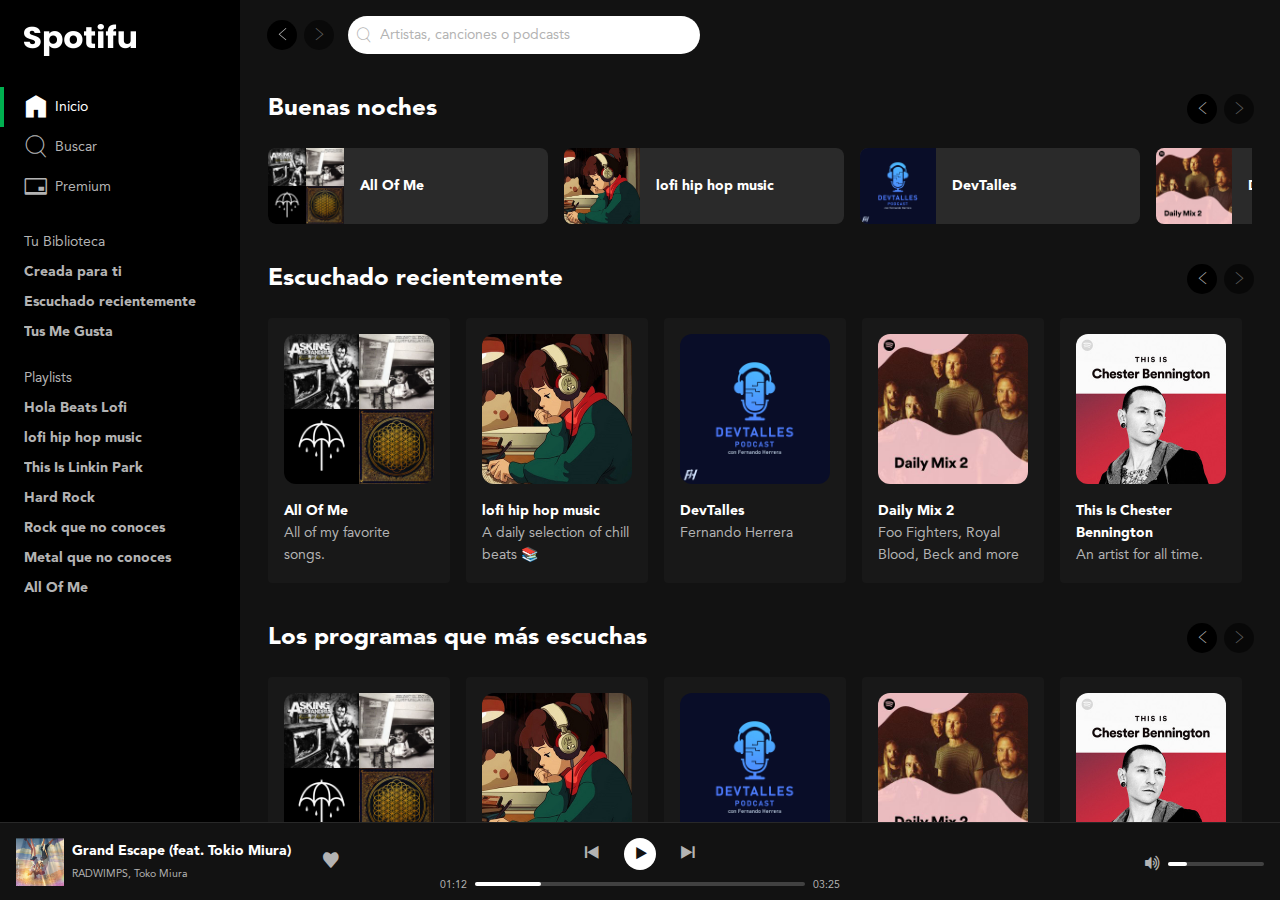
<file: index.html>
<!DOCTYPE html>
<html lang="es">

<head>
  <link rel="apple-touch-icon" sizes="57x57" href="./images/favicon/apple-icon-57x57.png" />
  <link rel="apple-touch-icon" sizes="60x60" href="./images/favicon/apple-icon-60x60.png" />
  <link rel="apple-touch-icon" sizes="72x72" href="./images/favicon/apple-icon-72x72.png" />
  <link rel="apple-touch-icon" sizes="76x76" href="./images/favicon/apple-icon-76x76.png" />
  <link rel="apple-touch-icon" sizes="114x114" href="./images/favicon/apple-icon-114x114.png" />
  <link rel="apple-touch-icon" sizes="120x120" href="./images/favicon/apple-icon-120x120.png" />
  <link rel="apple-touch-icon" sizes="144x144" href="./images/favicon/apple-icon-144x144.png" />
  <link rel="apple-touch-icon" sizes="152x152" href="./images/favicon/apple-icon-152x152.png" />
  <link rel="apple-touch-icon" sizes="180x180" href="./images/favicon/apple-icon-180x180.png" />
  <link rel="icon" type="image/png" sizes="192x192" href="./images/favicon/android-icon-192x192.png" />
  <link rel="icon" type="image/png" sizes="32x32" href="./images/favicon/favicon-32x32.png" />
  <link rel="icon" type="image/png" sizes="96x96" href="./images/favicon/favicon-96x96.png" />
  <link rel="icon" type="image/png" sizes="16x16" href="./images/favicon/favicon-16x16.png" />
  <link rel="manifest" href="./images/favicon/manifest.json" />
  <meta name="msapplication-TileColor" content="#ffffff" />
  <meta name="msapplication-TileImage" content="/ms-icon-144x144.png" />
  <meta name="theme-color" content="#ffffff" />
  <meta charset="UTF-8" />
  <meta http-equiv="X-UA-Compatible" content="IE=edge" />
  <meta name="viewport" content="width=device-width, initial-scale=1.0" />
  <link rel="stylesheet" href="./css/index.css" />
  <meta name="description" content="Clon de spotify, de LeonidasEsteban.com/proyectos">
  <title>Spotifu</title>
</head>

<body class="body">

  <div class="layout">

    <div class="layout-block">
      <div class="layout-sidebar">
        <div class="sidebar">
          <header class="logo">
            <a href="#" aria-current="page">
              <img src="./images/spotifu-logo.png" width="112" height="32" alt="Logo de Spotifu" class="logo-image" />
            </a>
          </header>
          <nav class="menu" aria-label="Principal">
            <ul class="menu-list">
              <li class="menuItem is-current">
                <a class="link" href="#" aria-current="page">
                  <i class="icon-home" aria-hidden="true"></i>
                  <span>Inicio</span>
                </a>
              </li>
              <li class="menuItem">
                <a class="link" href="#" aria-current="page">
                  <i class="icon-search" aria-hidden="true"></i>
                  <span>Buscar</span>
                </a>
              </li>
              <li class="menuItem">
                <a class="link" href="#" aria-current="page">
                  <i class="icon-creditCard" aria-hidden="true"></i>
                  <span>Premium</span>
                </a>
              </li>
            </ul>
          </nav>
          <nav class="list" aria-labelledby="library-navigation">
            <h2 class="list-title" id="library-navigation">Tu Biblioteca</h2>
            <ul class="list-content">
              <li class="list-item">
                <span class="ellipsis">
                  <a class="link" href="#">Creada para ti</a>
                </span>
              </li>
              <li class="list-item">
                <span class="ellipsis">
                  <a href="#" class="link">Escuchado recientemente</a>
                </span>
              </li>
              <li class="list-item">
                <span class="ellipsis">
                  <a href="#" class="link">Tus Me Gusta</a>
                </span>
              </li>
            </ul>
          </nav>
          <nav class="list" aria-labelledby="playlists-navigation">
            <h2 class="list-title" id="playlists-navigation">Playlists</h2>
            <ul class="list-content">
              <li class="list-item">
                <span class="ellipsis">
                  <a class="link" href="#">Hola Beats Lofi</a>
                </span>
              </li>
              <li class="list-item">
                <span class="ellipsis">
                  <a href="#" class="link">lofi hip hop music</a>
                </span>
              </li>
              <li class="list-item">
                <span class="ellipsis">
                  <a href="#" class="link">This Is Linkin Park</a>
                </span>
              </li>
              <li class="list-item">
                <span class="ellipsis">
                  <a href="#" class="link">Hard Rock</a>
                </span>
              </li>
              <li class="list-item">
                <span class="ellipsis">
                  <a href="#" class="link">Rock que no conoces</a>
                </span>
              </li>
              <li class="list-item">
                <span class="ellipsis">
                  <a href="#" class="link">Metal que no conoces</a>
                </span>
              </li>
              <li class="list-item">
                <span class="ellipsis">
                  <a href="#" class="link">All Of Me</a>
                </span>
              </li>
            </ul>
          </nav>
        </div>
      </div>

      <div class="layout-main">
        <div class="page">
          <div class="sticky">
            <div class="page-block">
              <header class="header" aria-label="Barra superior y menu del usuario">
                <div class="navigation">
                  <button class="navigation-prev" aria-label="Volver" title="Volver">
                    <i class="icon-arrowLeft" aria-hidden="true"></i>
                  </button>
                  <button class="navigation-next" disabled aria-label="Avanzar" title="Avanzar">
                    <i class="icon-arrowRight" aria-hidden="true"></i>
                  </button>
                </div>
                <form action="" class="search" role="search" aria-label="Buscar artistas, canciones o podcasts">
                  <i class="icon-search" aria-hidden="true"></i>
                  <input type="search" name="" id="" placeholder="Artistas, canciones o podcasts">
                </form>
              </header>
            </div>
          </div>
          <main class="page-block">
            <section class="playlistList" aria-labelledby="region1">
              <div class="playlistList-top">
                <h2 class="playlistList-title" id="region1">
                  Buenas noches
                </h2>
                <div class="navigation">
                  <button class="navigation-prev" aria-label="Volver" title="Volver">
                    <i class="icon-arrowLeft" aria-hidden="true"></i>
                  </button>
                  <button class="navigation-next" disabled aria-label="Avanzar" title="Avanzar">
                    <i class="icon-arrowRight" aria-hidden="true"></i>
                  </button>
                </div>
              </div>
              <div class="playlistList-container">
                <div class="playlistB">
                  <div class="playlistB-cover">
                    <img src="./images/playlist-a/all-of-me.jpg" width="76" height="76"
                      alt="Cover de la playlist All Of Me">
                  </div>
                  <div class="playlistB-details">
                    <a href="song.html" class="link">
                      <h3 class="playlistB-title">All Of Me</h3>
                    </a>
                    <div class="playlistB-control">
                      <button class="buttonIcon is-primary" title="Reproducir la lista de reproducción"
                        aria-label="Reproducir la lista de reproducción">
                        <i class="icon-play" aria-hidden="true"></i>
                      </button>
                    </div>
                  </div>
                </div>
                <div class="playlistB">
                  <div class="playlistB-cover">
                    <img src="./images/playlist-a/lofi-hip-hop.jpg" width="76" height="76"
                      alt="Cover de la playlist lofi hip hop music">
                  </div>
                  <div class="playlistB-details">
                    <a href="song.html" class="link">
                      <h3 class="playlistB-title">lofi hip hop music</h3>
                    </a>
                    <div class="playlistB-control">
                      <button class="buttonIcon is-primary" title="Reproducir la lista de reproducción"
                        aria-label="Reproducir la lista de reproducción">
                        <i class="icon-play" aria-hidden="true"></i>
                      </button>
                    </div>
                  </div>
                </div>
                <div class="playlistB">
                  <div class="playlistB-cover">
                    <img src="./images/playlist-a/devtalles.jpg" width="76" height="76"
                      alt="Cover de la playlist DevTalles">
                  </div>
                  <div class="playlistB-details">
                    <a href="song.html" class="link">
                      <h3 class="playlistB-title">DevTalles</h3>
                    </a>
                    <div class="playlistB-control">
                      <button class="buttonIcon is-primary" title="Reproducir la lista de reproducción"
                        aria-label="Reproducir la lista de reproducción">
                        <i class="icon-play" aria-hidden="true"></i>
                      </button>
                    </div>
                  </div>
                </div>
                <div class="playlistB">
                  <div class="playlistB-cover">
                    <img src="./images/playlist-a/daily-mix-2.jpg" width="76" height="76"
                      alt="Cover de la playlist Daily Mix 2">
                  </div>
                  <div class="playlistB-details">
                    <a href="song.html" class="link">
                      <h3 class="playlistB-title">Daily Mix 2</h3>
                    </a>
                    <div class="playlistB-control">
                      <button class="buttonIcon is-primary" title="Reproducir la lista de reproducción"
                        aria-label="Reproducir la lista de reproducción">
                        <i class="icon-play" aria-hidden="true"></i>
                      </button>
                    </div>
                  </div>
                </div>
                <div class="playlistB">
                  <div class="playlistB-cover">
                    <img src="./images/playlist-a/this-is-chester-bennington.jpg" width="76" height="76"
                      alt="Cover de la playlist This Is Chester Bennington">
                  </div>
                  <div class="playlistB-details">
                    <a href="song.html" class="link">
                      <h3 class="playlistB-title">This Is Chester Bennington</h3>
                    </a>
                    <div class="playlistB-control">
                      <button class="buttonIcon is-primary" title="Reproducir la lista de reproducción"
                        aria-label="Reproducir la lista de reproducción">
                        <i class="icon-play" aria-hidden="true"></i>
                      </button>
                    </div>
                  </div>
                </div>
                <div class="playlistB">
                  <div class="playlistB-cover">
                    <img src="./images/playlist-a/this-is-foo-fighters.jpg" width="76" height="76"
                      alt="Cover de la playlist This Is Foo Fighters">
                  </div>
                  <div class="playlistB-details">
                    <a href="song.html" class="link">
                      <h3 class="playlistB-title">This Is Foo Fighters</h3>
                    </a>
                    <div class="playlistB-control">
                      <button class="buttonIcon is-primary" title="Reproducir la lista de reproducción"
                        aria-label="Reproducir la lista de reproducción">
                        <i class="icon-play" aria-hidden="true"></i>
                      </button>
                    </div>
                  </div>
                </div>
                <div class="playlistB">
                  <div class="playlistB-cover">
                    <img src="./images/playlist-a/hola-beats-lofi.jpg" width="76" height="76"
                      alt="Cover de la playlist Hola Beats Lofi">
                  </div>
                  <div class="playlistB-details">
                    <a href="song.html" class="link">
                      <h3 class="playlistB-title">Hola Beats Lofi</h3>
                    </a>
                    <div class="playlistB-control">
                      <button class="buttonIcon is-primary" title="Reproducir la lista de reproducción"
                        aria-label="Reproducir la lista de reproducción">
                        <i class="icon-play" aria-hidden="true"></i>
                      </button>
                    </div>
                  </div>
                </div>
                <div class="playlistB">
                  <div class="playlistB-cover">
                    <img src="./images/playlist-a/lofi-fruits.jpg" width="76" height="76"
                      alt="Cover de la playlist Lofi Fruits Music">
                  </div>
                  <div class="playlistB-details">
                    <a href="song.html" class="link">
                      <h3 class="playlistB-title">Lofi Fruits Music</h3>
                    </a>
                    <div class="playlistB-control">
                      <button class="buttonIcon is-primary" title="Reproducir la lista de reproducción"
                        aria-label="Reproducir la lista de reproducción">
                        <i class="icon-play" aria-hidden="true"></i>
                      </button>
                    </div>
                  </div>
                </div>
                <div class="playlistB">
                  <div class="playlistB-cover">
                    <img src="./images/anime-hits.png" width="76" height="76" alt="Cover de la playlist Anime Hits">
                  </div>
                  <div class="playlistB-details">
                    <a href="song.html" class="link">
                      <h3 class="playlistB-title">Naruto Openings & Endings</h3>
                    </a>
                    <div class="playlistB-control">
                      <button class="buttonIcon is-primary" title="Reproducir la lista de reproducción"
                        aria-label="Reproducir la lista de reproducción">
                        <i class="icon-play" aria-hidden="true"></i>
                      </button>
                    </div>
                  </div>
                </div>
              </div>
            </section>
            <section class="playlistList" aria-labelledby="region2">
              <div class="playlistList-top">
                <h2 class="playlistList-title" id="region2">
                  Escuchado recientemente
                </h2>
                <div class="navigation">
                  <button class="navigation-prev" aria-label="Volver" title="Volver">
                    <i class="icon-arrowLeft" aria-hidden="true"></i>
                  </button>
                  <button class="navigation-next" disabled aria-label="Avanzar" title="Avanzar">
                    <i class="icon-arrowRight" aria-hidden="true"></i>
                  </button>
                </div>
              </div>
              <div class="playlistList-container">
                <div class="playlistA">
                  <div class="playlistA-cover">
                    <img src="./images/playlist-a/all-of-me.jpg" width="150" height="150"
                      alt="Cover de la playlist All Of Me">
                    <button class="buttonIcon is-primary" aria-label="Reproducir" title="Reproducir">
                      <i class="icon-play" aria-hidden="true"></i>
                    </button>
                  </div>
                  <a href="playlist.html" class="link">
                    <h3 class="playlistA-title">All Of Me</h3>
                  </a>
                  <h4 class="playlistA-description">All of my favorite songs.</h4>
                </div>
                <div class="playlistA">
                  <div class="playlistA-cover">
                    <img src="./images/playlist-a/lofi-hip-hop.jpg" width="150" height="150"
                      alt="Cover de la playlist lofi hip hop music">
                    <button class="buttonIcon is-primary" aria-label="Reproducir" title="Reproducir">
                      <i class="icon-play" aria-hidden="true"></i>
                    </button>
                  </div>
                  <a href="playlist.html" class="link">
                    <h3 class="playlistA-title">lofi hip hop music</h3>
                  </a>
                  <h4 class="playlistA-description">A daily selection of chill beats 📚</h4>
                </div>
                <div class="playlistA">
                  <div class="playlistA-cover">
                    <img src="./images/playlist-a/devtalles.jpg" width="150" height="150"
                      alt="Cover de la playlist DevTalles">
                    <button class="buttonIcon is-primary" aria-label="Reproducir" title="Reproducir">
                      <i class="icon-play" aria-hidden="true"></i>
                    </button>
                  </div>
                  <a href="playlist.html" class="link">
                    <h3 class="playlistA-title">DevTalles</h3>
                  </a>
                  <h4 class="playlistA-description">Fernando Herrera</h4>
                </div>
                <div class="playlistA">
                  <div class="playlistA-cover">
                    <img src="./images/playlist-a/daily-mix-2.jpg" width="150" height="150"
                      alt="Cover de la playlist Daily Mix 2">
                    <button class="buttonIcon is-primary" aria-label="Reproducir" title="Reproducir">
                      <i class="icon-play" aria-hidden="true"></i>
                    </button>
                  </div>
                  <a href="playlist.html" class="link">
                    <h3 class="playlistA-title">Daily Mix 2</h3>
                  </a>
                  <h4 class="playlistA-description">Foo Fighters, Royal Blood, Beck and more</h4>
                </div>
                <div class="playlistA">
                  <div class="playlistA-cover">
                    <img src="./images/playlist-a/this-is-chester-bennington.jpg" width="150" height="150"
                      alt="Cover de la playlist This Is Chester Bennington">
                    <button class="buttonIcon is-primary" aria-label="Reproducir" title="Reproducir">
                      <i class="icon-play" aria-hidden="true"></i>
                    </button>
                  </div>
                  <a href="playlist.html" class="link">
                    <h3 class="playlistA-title">This Is Chester Bennington</h3>
                  </a>
                  <h4 class="playlistA-description">An artist for all time.</h4>
                </div>
                <div class="playlistA">
                  <div class="playlistA-cover">
                    <img src="./images/playlist-a/this-is-foo-fighters.jpg" width="150" height="150"
                      alt="Cover de la playlist This Is Foo Fighters">
                    <button class="buttonIcon is-primary" aria-label="Reproducir" title="Reproducir">
                      <i class="icon-play" aria-hidden="true"></i>
                    </button>
                  </div>
                  <a href="playlist.html" class="link">
                    <h3 class="playlistA-title">This Is Foo Fighters</h3>
                  </a>
                  <h4 class="playlistA-description">The best of Foo Fighters.</h4>
                </div>
                <div class="playlistA">
                  <div class="playlistA-cover">
                    <img src="./images/playlist-a/lofi-fruits.jpg" width="150" height="150"
                      alt="Cover de la playlist Lofi Fruits Music">
                    <button class="buttonIcon is-primary" aria-label="Reproducir" title="Reproducir">
                      <i class="icon-play" aria-hidden="true"></i>
                    </button>
                  </div>
                  <a href="playlist.html" class="link">
                    <h3 class="playlistA-title">Lofi Fruits Music</h3>
                  </a>
                  <h4 class="playlistA-description">The best Lofi Hip Hop Music.</h4>
                </div>
                <div class="playlistA">
                  <div class="playlistA-cover">
                    <img src="./images/playlist-a/hola-beats-lofi.jpg" width="150" height="150"
                      alt="Cover de la playlist Hola Beats Lofi">
                    <button class="buttonIcon is-primary" aria-label="Reproducir" title="Reproducir">
                      <i class="icon-play" aria-hidden="true"></i>
                    </button>
                  </div>
                  <a href="playlist.html" class="link">
                    <h3 class="playlistA-title">Hola Beats Lofi</h3>
                  </a>
                  <h4 class="playlistA-description">Musica para trabajar y estudiar.</h4>
                </div>
                <div class="playlistA">
                  <div class="playlistA-cover">
                    <img src="./images/anime-hits.png" width="150" height="150" alt="Cover de la playlist Anime Hits">
                    <button class="buttonIcon is-primary" aria-label="Reproducir" title="Reproducir">
                      <i class="icon-play" aria-hidden="true"></i>
                    </button>
                  </div>
                  <a href="playlist.html" class="link">
                    <h3 class="playlistA-title">Anime Hits</h3>
                  </a>
                  <h4 class="playlistA-description">Naruto, Your Name, Weathing With You</h4>
                </div>
              </div>
            </section>
            <section class="playlistList" aria-labelledby="region3">
              <div class="playlistList-top">
                <h2 class="playlistList-title" id="region3">
                  Los programas que más escuchas
                </h2>
                <div class="navigation">
                  <button class="navigation-prev" aria-label="Volver" title="Volver">
                    <i class="icon-arrowLeft" aria-hidden="true"></i>
                  </button>
                  <button class="navigation-next" disabled aria-label="Avanzar" title="Avanzar">
                    <i class="icon-arrowRight" aria-hidden="true"></i>
                  </button>
                </div>
              </div>
              <div class="playlistList-container">
                <div class="playlistA">
                  <div class="playlistA-cover">
                    <img src="./images/playlist-a/all-of-me.jpg" width="150" height="150"
                      alt="Cover de la playlist All Of Me">
                    <button class="buttonIcon is-primary" aria-label="Reproducir" title="Reproducir">
                      <i class="icon-play" aria-hidden="true"></i>
                    </button>
                  </div>
                  <a href="playlist.html" class="link">
                    <h3 class="playlistA-title">All Of Me</h3>
                  </a>
                  <h4 class="playlistA-description">All of my favorite songs.</h4>
                </div>
                <div class="playlistA">
                  <div class="playlistA-cover">
                    <img src="./images/playlist-a/lofi-hip-hop.jpg" width="150" height="150"
                      alt="Cover de la playlist lofi hip hop music">
                    <button class="buttonIcon is-primary" aria-label="Reproducir" title="Reproducir">
                      <i class="icon-play" aria-hidden="true"></i>
                    </button>
                  </div>
                  <a href="playlist.html" class="link">
                    <h3 class="playlistA-title">lofi hip hop music</h3>
                  </a>
                  <h4 class="playlistA-description">A daily selection of chill beats 📚</h4>
                </div>
                <div class="playlistA">
                  <div class="playlistA-cover">
                    <img src="./images/playlist-a/devtalles.jpg" width="150" height="150"
                      alt="Cover de la playlist DevTalles">
                    <button class="buttonIcon is-primary" aria-label="Reproducir" title="Reproducir">
                      <i class="icon-play" aria-hidden="true"></i>
                    </button>
                  </div>
                  <a href="playlist.html" class="link">
                    <h3 class="playlistA-title">DevTalles</h3>
                  </a>
                  <h4 class="playlistA-description">Fernando Herrera</h4>
                </div>
                <div class="playlistA">
                  <div class="playlistA-cover">
                    <img src="./images/playlist-a/daily-mix-2.jpg" width="150" height="150"
                      alt="Cover de la playlist Daily Mix 2">
                    <button class="buttonIcon is-primary" aria-label="Reproducir" title="Reproducir">
                      <i class="icon-play" aria-hidden="true"></i>
                    </button>
                  </div>
                  <a href="playlist.html" class="link">
                    <h3 class="playlistA-title">Daily Mix 2</h3>
                  </a>
                  <h4 class="playlistA-description">Foo Fighters, Royal Blood, Beck and more</h4>
                </div>
                <div class="playlistA">
                  <div class="playlistA-cover">
                    <img src="./images/playlist-a/this-is-chester-bennington.jpg" width="150" height="150"
                      alt="Cover de la playlist This Is Chester Bennington">
                    <button class="buttonIcon is-primary" aria-label="Reproducir" title="Reproducir">
                      <i class="icon-play" aria-hidden="true"></i>
                    </button>
                  </div>
                  <a href="playlist.html" class="link">
                    <h3 class="playlistA-title">This Is Chester Bennington</h3>
                  </a>
                  <h4 class="playlistA-description">An artist for all time.</h4>
                </div>
                <div class="playlistA">
                  <div class="playlistA-cover">
                    <img src="./images/playlist-a/this-is-foo-fighters.jpg" width="150" height="150"
                      alt="Cover de la playlist This Is Foo Fighters">
                    <button class="buttonIcon is-primary" aria-label="Reproducir" title="Reproducir">
                      <i class="icon-play" aria-hidden="true"></i>
                    </button>
                  </div>
                  <a href="playlist.html" class="link">
                    <h3 class="playlistA-title">This Is Foo Fighters</h3>
                  </a>
                  <h4 class="playlistA-description">The best of Foo Fighters.</h4>
                </div>
                <div class="playlistA">
                  <div class="playlistA-cover">
                    <img src="./images/playlist-a/lofi-fruits.jpg" width="150" height="150"
                      alt="Cover de la playlist Lofi Fruits Music">
                    <button class="buttonIcon is-primary" aria-label="Reproducir" title="Reproducir">
                      <i class="icon-play" aria-hidden="true"></i>
                    </button>
                  </div>
                  <a href="playlist.html" class="link">
                    <h3 class="playlistA-title">Lofi Fruits Music</h3>
                  </a>
                  <h4 class="playlistA-description">The best Lofi Hip Hop Music.</h4>
                </div>
                <div class="playlistA">
                  <div class="playlistA-cover">
                    <img src="./images/playlist-a/hola-beats-lofi.jpg" width="150" height="150"
                      alt="Cover de la playlist Hola Beats Lofi">
                    <button class="buttonIcon is-primary" aria-label="Reproducir" title="Reproducir">
                      <i class="icon-play" aria-hidden="true"></i>
                    </button>
                  </div>
                  <a href="playlist.html" class="link">
                    <h3 class="playlistA-title">Hola Beats Lofi</h3>
                  </a>
                  <h4 class="playlistA-description">Musica para trabajar y estudiar.</h4>
                </div>
                <div class="playlistA">
                  <div class="playlistA-cover">
                    <img src="./images/anime-hits.png" width="150" height="150" alt="Cover de la playlist Anime Hits">
                    <button class="buttonIcon is-primary" aria-label="Reproducir" title="Reproducir">
                      <i class="icon-play" aria-hidden="true"></i>
                    </button>
                  </div>
                  <a href="playlist.html" class="link">
                    <h3 class="playlistA-title">Anime Hits</h3>
                  </a>
                  <h4 class="playlistA-description">Naruto, Your Name, Weathing With You</h4>
                </div>
              </div>
            </section>
            <section class="playlistList" aria-labelledby="region4">
              <div class="playlistList-top">
                <h2 class="playlistList-title" id="region4">
                  100 % tú
                </h2>
                <div class="navigation">
                  <button class="navigation-prev" aria-label="Volver" title="Volver">
                    <i class="icon-arrowLeft" aria-hidden="true"></i>
                  </button>
                  <button class="navigation-next" disabled aria-label="Avanzar" title="Avanzar">
                    <i class="icon-arrowRight" aria-hidden="true"></i>
                  </button>
                </div>
              </div>
              <div class="playlistList-container">
                <div class="playlistA">
                  <div class="playlistA-cover">
                    <img src="./images/playlist-a/all-of-me.jpg" width="150" height="150"
                      alt="Cover de la playlist All Of Me">
                    <button class="buttonIcon is-primary" aria-label="Reproducir" title="Reproducir">
                      <i class="icon-play" aria-hidden="true"></i>
                    </button>
                  </div>
                  <a href="playlist.html" class="link">
                    <h3 class="playlistA-title">All Of Me</h3>
                  </a>
                  <h4 class="playlistA-description">All of my favorite songs.</h4>
                </div>
                <div class="playlistA">
                  <div class="playlistA-cover">
                    <img src="./images/playlist-a/lofi-hip-hop.jpg" width="150" height="150"
                      alt="Cover de la playlist lofi hip hop music">
                    <button class="buttonIcon is-primary" aria-label="Reproducir" title="Reproducir">
                      <i class="icon-play" aria-hidden="true"></i>
                    </button>
                  </div>
                  <a href="playlist.html" class="link">
                    <h3 class="playlistA-title">lofi hip hop music</h3>
                  </a>
                  <h4 class="playlistA-description">A daily selection of chill beats 📚</h4>
                </div>
                <div class="playlistA">
                  <div class="playlistA-cover">
                    <img src="./images/playlist-a/devtalles.jpg" width="150" height="150"
                      alt="Cover de la playlist DevTalles">
                    <button class="buttonIcon is-primary" aria-label="Reproducir" title="Reproducir">
                      <i class="icon-play" aria-hidden="true"></i>
                    </button>
                  </div>
                  <a href="playlist.html" class="link">
                    <h3 class="playlistA-title">DevTalles</h3>
                  </a>
                  <h4 class="playlistA-description">Fernando Herrera</h4>
                </div>
                <div class="playlistA">
                  <div class="playlistA-cover">
                    <img src="./images/playlist-a/daily-mix-2.jpg" width="150" height="150"
                      alt="Cover de la playlist Daily Mix 2">
                    <button class="buttonIcon is-primary" aria-label="Reproducir" title="Reproducir">
                      <i class="icon-play" aria-hidden="true"></i>
                    </button>
                  </div>
                  <a href="playlist.html" class="link">
                    <h3 class="playlistA-title">Daily Mix 2</h3>
                  </a>
                  <h4 class="playlistA-description">Foo Fighters, Royal Blood, Beck and more</h4>
                </div>
                <div class="playlistA">
                  <div class="playlistA-cover">
                    <img src="./images/playlist-a/this-is-chester-bennington.jpg" width="150" height="150"
                      alt="Cover de la playlist This Is Chester Bennington">
                    <button class="buttonIcon is-primary" aria-label="Reproducir" title="Reproducir">
                      <i class="icon-play" aria-hidden="true"></i>
                    </button>
                  </div>
                  <a href="playlist.html" class="link">
                    <h3 class="playlistA-title">This Is Chester Bennington</h3>
                  </a>
                  <h4 class="playlistA-description">An artist for all time.</h4>
                </div>
                <div class="playlistA">
                  <div class="playlistA-cover">
                    <img src="./images/playlist-a/this-is-foo-fighters.jpg" width="150" height="150"
                      alt="Cover de la playlist This Is Foo Fighters">
                    <button class="buttonIcon is-primary" aria-label="Reproducir" title="Reproducir">
                      <i class="icon-play" aria-hidden="true"></i>
                    </button>
                  </div>
                  <a href="playlist.html" class="link">
                    <h3 class="playlistA-title">This Is Foo Fighters</h3>
                  </a>
                  <h4 class="playlistA-description">The best of Foo Fighters.</h4>
                </div>
                <div class="playlistA">
                  <div class="playlistA-cover">
                    <img src="./images/playlist-a/lofi-fruits.jpg" width="150" height="150"
                      alt="Cover de la playlist Lofi Fruits Music">
                    <button class="buttonIcon is-primary" aria-label="Reproducir" title="Reproducir">
                      <i class="icon-play" aria-hidden="true"></i>
                    </button>
                  </div>
                  <a href="playlist.html" class="link">
                    <h3 class="playlistA-title">Lofi Fruits Music</h3>
                  </a>
                  <h4 class="playlistA-description">The best Lofi Hip Hop Music.</h4>
                </div>
                <div class="playlistA">
                  <div class="playlistA-cover">
                    <img src="./images/playlist-a/hola-beats-lofi.jpg" width="150" height="150"
                      alt="Cover de la playlist Hola Beats Lofi">
                    <button class="buttonIcon is-primary" aria-label="Reproducir" title="Reproducir">
                      <i class="icon-play" aria-hidden="true"></i>
                    </button>
                  </div>
                  <a href="playlist.html" class="link">
                    <h3 class="playlistA-title">Hola Beats Lofi</h3>
                  </a>
                  <h4 class="playlistA-description">Musica para trabajar y estudiar.</h4>
                </div>
                <div class="playlistA">
                  <div class="playlistA-cover">
                    <img src="./images/anime-hits.png" width="150" height="150" alt="Cover de la playlist Anime Hits">
                    <button class="buttonIcon is-primary" aria-label="Reproducir" title="Reproducir">
                      <i class="icon-play" aria-hidden="true"></i>
                    </button>
                  </div>
                  <a href="playlist.html" class="link">
                    <h3 class="playlistA-title">Anime Hits</h3>
                  </a>
                  <h4 class="playlistA-description">Naruto, Your Name, Weathing With You</h4>
                </div>
              </div>
            </section>
          </main>
        </div>
      </div>
    </div>

    <div class="layout-block">
      <footer class="layout-bottom">
        <div class="player">
          <div class="player-nowPlaying">
            <div class="nowPlaying">
              <div class="nowPlaying-cover">
                <img src="./images/grand-escape.png" width="56" height="56"
                  alt="Portada de Grand Escape (feat. Tokio Miura) - RADWIMPS, Toko Miura"
                  title="Portada de Grand Escape (feat. Tokio Miura) - RADWIMPS, Toko Miura">
              </div>
              <div class="nowPlaying-details">
                <div class="nowPlaying-description">
                  <a href="#song" class="nowPlaying-title">Grand Escape (feat. Tokio Miura)</a>
                  <a href="#artist" class="nowPlaying-artist">RADWIMPS, Toko Miura</a>
                </div>
                <div class="nowPlaying-actions">
                  <button class="player-control" role="switch" aria-checked="false" aria-label="Favoritos"
                    title="Favoritos">
                    <i class="icon-heart" aria-hidden="true"></i>
                  </button>
                </div>
              </div>
            </div>
          </div>
          <div class="player-playerControls">
            <div class="playerControls">
              <div class="playerControls-buttons" aria-label="Controles de reproducción">
                <button class="buttonIcon" aria-label="Canción anterior" title="Canción anterior">
                  <i class="icon-prev" aria-hidden="true"></i>
                </button>
                <button class="buttonIcon is-white" aria-label="Reproducir" title="Reproducir">
                  <i class="icon-play" aria-hidden="true"></i>
                </button>
                <button class="buttonIcon" aria-label="Canción siguiente" title="Canción siguiente">
                  <i class="icon-next" aria-hidden="true"></i>
                </button>
              </div>
              <div class="playerPlayback">
                <span class="playerPlayback-progress">01:12</span>
                <div class="playerPlayback-slider">
                  <div class="slider">
                    <div class="slider-progress">
                      <button class="slider-button" aria-label="Controlar el progreso de la reproducción"></button>
                    </div>
                  </div>
                </div>
                <span class="playerPlayback-progress">03:25</span>
              </div>
            </div>
          </div>
          <div class="player-playerVolume">
            <div class="playerVolume">
              <button class="player-control" aria-label="Silenciar" aria-describedby="volumen-icon">
                <i class="icon-volumeUp" id="volumen-icon" role="presentation" aria-label="Volumen alto"></i>
              </button>
              <div class="playerVolume-slider">
                <div class="slider">
                  <div class="slider-progress">
                    <button class="slider-button" aria-label="Controlar el progreso de la reproducción"></button>
                  </div>
                </div>
              </div>
            </div>
          </div>
        </div>
      </footer>
    </div>
  </div>

</body>

</html>
</file>
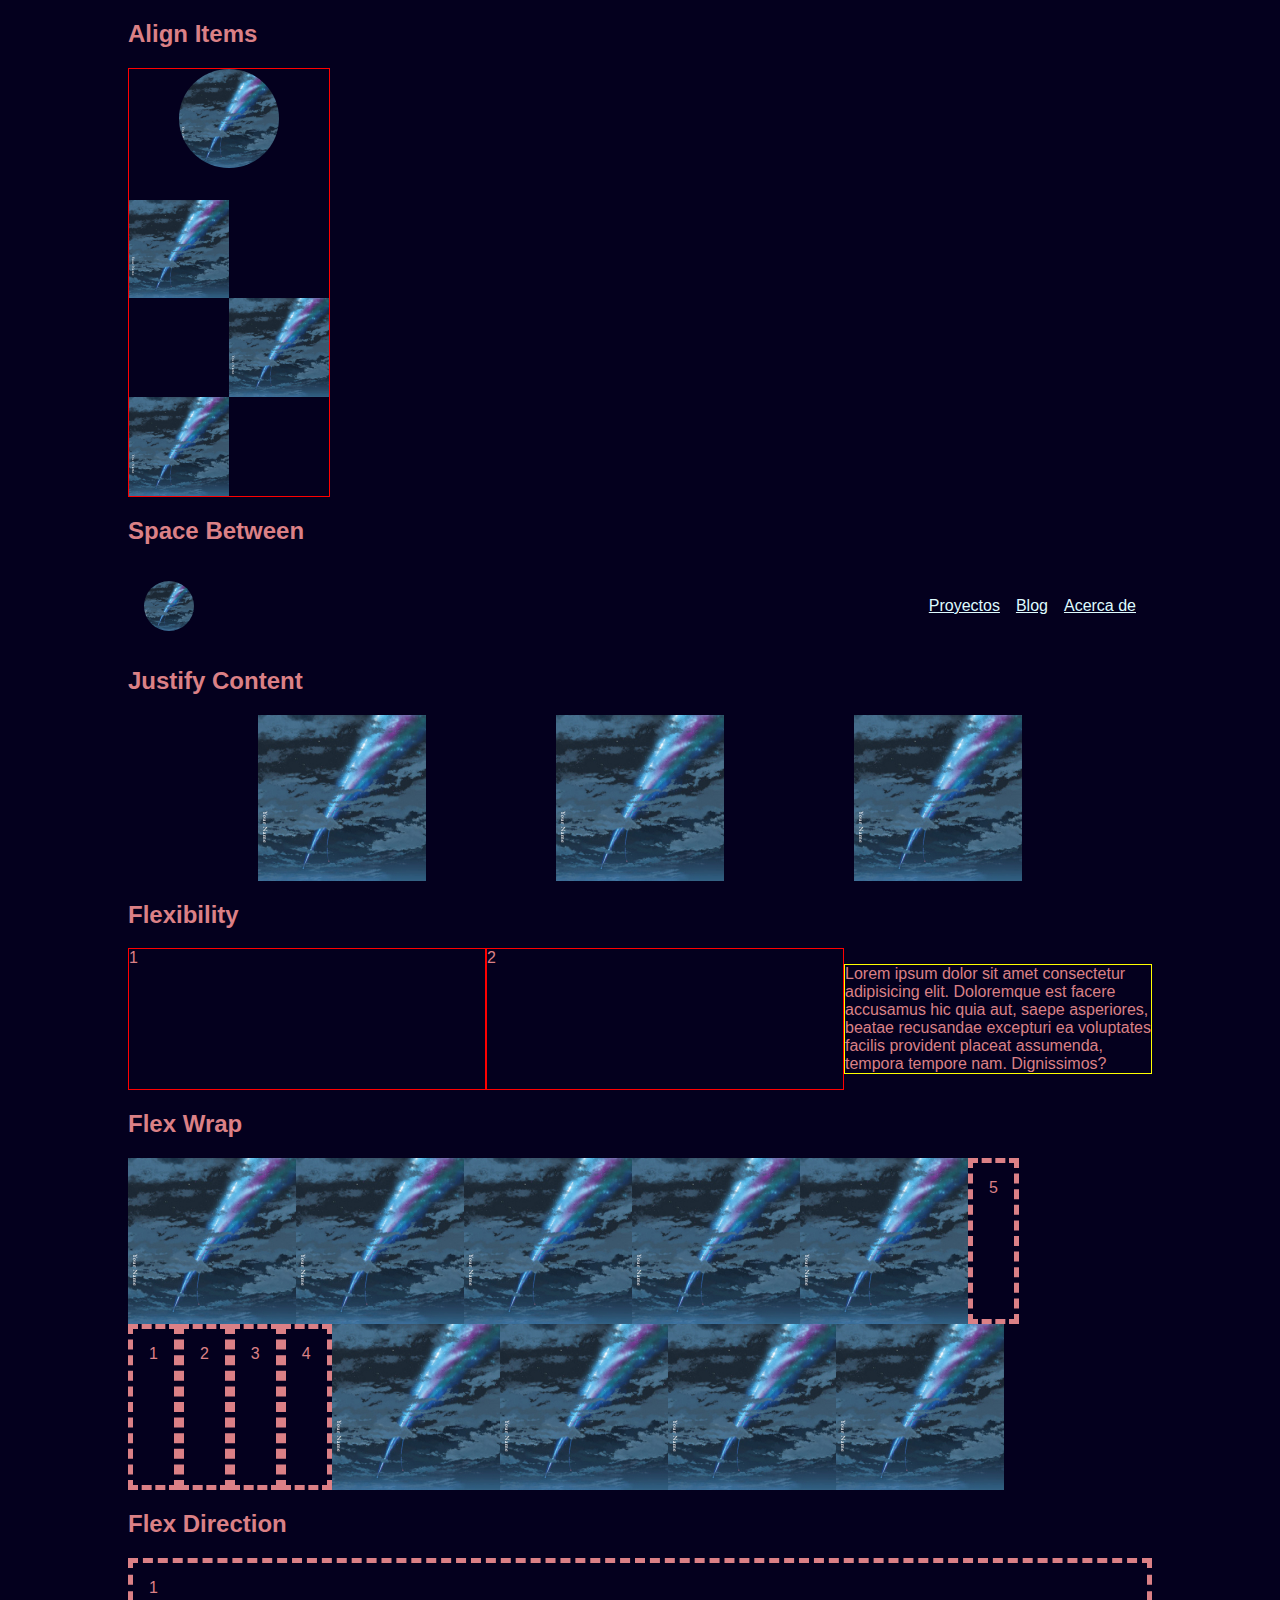
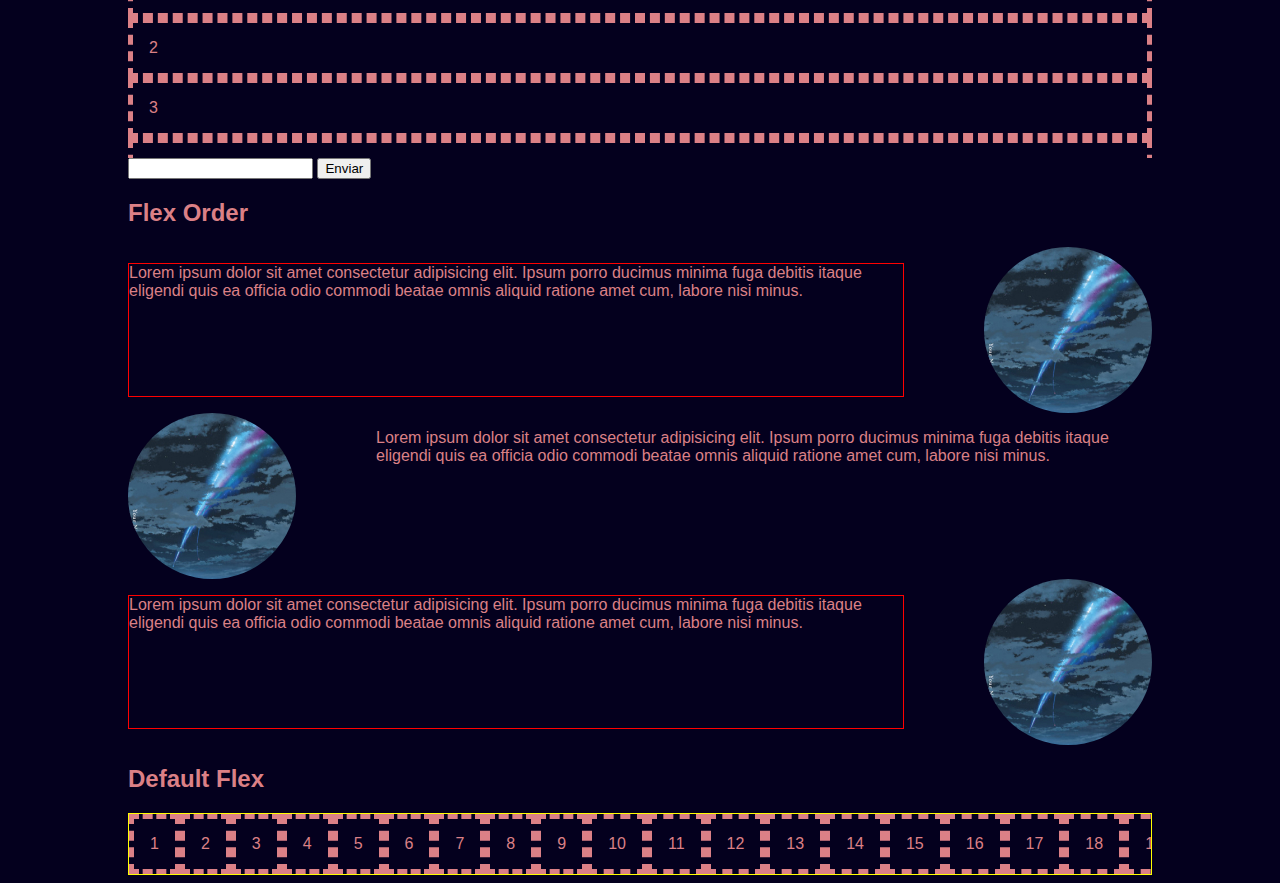
<file: flexbox.html>
<!DOCTYPE html>
<html lang="en">
  <head>
    <meta charset="UTF-8" />
    <meta http-equiv="X-UA-Compatible" content="IE=edge" />
    <meta name="viewport" content="width=device-width, initial-scale=1.0" />
    <link rel="stylesheet" href="./css/flexbox/index.css" />
    <title>Document</title>
  </head>
  <body>
    <div class="wrapper">
      <h2>Align Items</h2>
      <div class="alignItems">
        <img src="./images/grand-escape.jpg" alt="" />
        <img src="./images/grand-escape.jpg" alt="" />
        <img src="./images/grand-escape.jpg" alt="" />
        <img src="./images/grand-escape.jpg" alt="" />
      </div>
    </div>
    <div class="wrapper">
      <h2>Space Between</h2>
      <div class="spaceBetween">
        <img src="./images/grand-escape.jpg" alt="" />
        <ul>
          <li><a href="">Proyectos</a></li>
          <li><a href="">Blog</a></li>
          <li><a href="">Acerca de</a></li>
        </ul>
      </div>
    </div>
    <div class="wrapper">
      <h2>Justify Content</h2>
      <div class="justifyContent">
        <img src="./images/grand-escape.jpg" alt="" />
        <img src="./images/grand-escape.jpg" alt="" />
        <img src="./images/grand-escape.jpg" alt="" />
      </div>
    </div>
    <div class="wrapper">
      <h2>Flexibility</h2>
      <div class="flex">
        <div class="box"></div>
        <div class="box"></div>
        <p>
          Lorem ipsum dolor sit amet consectetur adipisicing elit. Doloremque
          est facere accusamus hic quia aut, saepe asperiores, beatae recusandae
          excepturi ea voluptates facilis provident placeat assumenda, tempora
          tempore nam. Dignissimos?
        </p>
      </div>
    </div>
    <div class="wrapper">
      <h2>Flex Wrap</h2>
      <div class="flexWrap">
        <div class="box"></div>
        <div class="box"></div>
        <div class="box"></div>
        <div class="box"></div>
        <img src="./images/grand-escape.jpg" alt="" />
        <img src="./images/grand-escape.jpg" alt="" />
        <img src="./images/grand-escape.jpg" alt="" />
        <img src="./images/grand-escape.jpg" alt="" />
        <img src="./images/grand-escape.jpg" alt="" />
        <img src="./images/grand-escape.jpg" alt="" />
        <img src="./images/grand-escape.jpg" alt="" />
        <img src="./images/grand-escape.jpg" alt="" />
        <img src="./images/grand-escape.jpg" alt="" />
        <div class="box"></div>
      </div>
    </div>
    <div class="wrapper">
      <h2>Flex Direction</h2>
      <div class="flexDirection">
        <div class="box"></div>
        <div class="box"></div>
        <div class="box"></div>
        <div class="box"></div>
        <div class="box"></div>
        <div class="box"></div>
      </div>
      <form action="">
        <input type="text" />
        <button>Enviar</button>
      </form>
    </div>
    <div class="wrapper">
      <h2>Flex Order</h2>
      <div class="flexOrder">
        <img src="./images/grand-escape.jpg" alt="" />
        <p>
          Lorem ipsum dolor sit amet consectetur adipisicing elit. Ipsum porro
          ducimus minima fuga debitis itaque eligendi quis ea officia odio
          commodi beatae omnis aliquid ratione amet cum, labore nisi minus.
        </p>
      </div>
      <div class="flexOrder">
        <img src="./images/grand-escape.jpg" alt="" />
        <p>
          Lorem ipsum dolor sit amet consectetur adipisicing elit. Ipsum porro
          ducimus minima fuga debitis itaque eligendi quis ea officia odio
          commodi beatae omnis aliquid ratione amet cum, labore nisi minus.
        </p>
      </div>
      <div class="flexOrder">
        <img src="./images/grand-escape.jpg" alt="" />
        <p>
          Lorem ipsum dolor sit amet consectetur adipisicing elit. Ipsum porro
          ducimus minima fuga debitis itaque eligendi quis ea officia odio
          commodi beatae omnis aliquid ratione amet cum, labore nisi minus.
        </p>
      </div>
    </div>
    <div class="wrapper">
      <h2>Default Flex</h2>
      <div class="displayFlex">
        <div class="box"></div>
        <div class="box"></div>
        <div class="box"></div>
        <div class="box"></div>
        <div class="box"></div>
        <div class="box"></div>
        <div class="box"></div>
        <div class="box"></div>
        <div class="box"></div>
        <div class="box"></div>
        <div class="box"></div>
        <div class="box"></div>
        <div class="box"></div>
        <div class="box"></div>
        <div class="box"></div>
        <div class="box"></div>
        <div class="box"></div>
        <div class="box"></div>
        <div class="box"></div>
      </div>
    </div>
  </body>
</html>
</file>
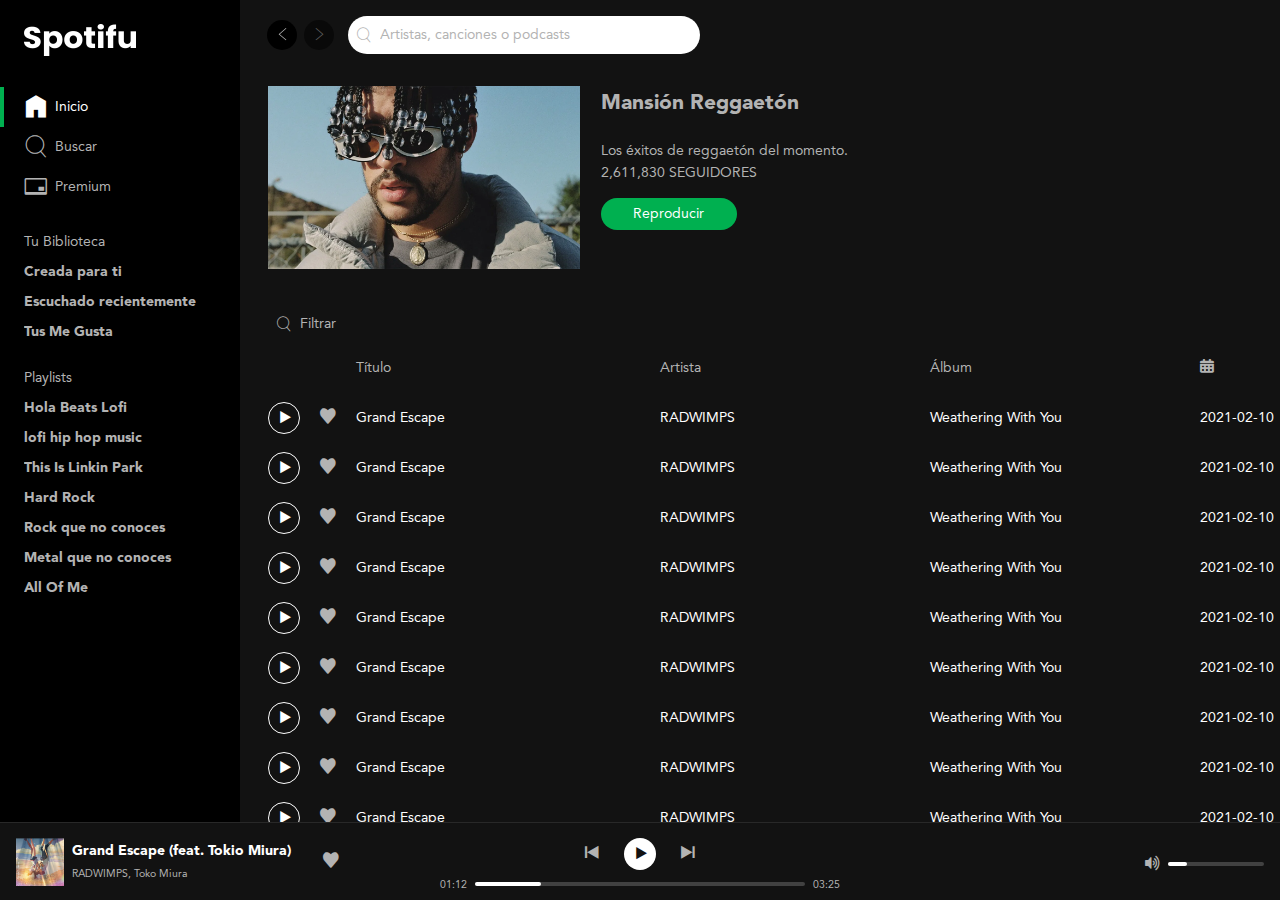
<file: playlist.html>
<!DOCTYPE html>
<html lang="es">

<head>
  <link rel="apple-touch-icon" sizes="57x57" href="./images/favicon/apple-icon-57x57.png" />
  <link rel="apple-touch-icon" sizes="60x60" href="./images/favicon/apple-icon-60x60.png" />
  <link rel="apple-touch-icon" sizes="72x72" href="./images/favicon/apple-icon-72x72.png" />
  <link rel="apple-touch-icon" sizes="76x76" href="./images/favicon/apple-icon-76x76.png" />
  <link rel="apple-touch-icon" sizes="114x114" href="./images/favicon/apple-icon-114x114.png" />
  <link rel="apple-touch-icon" sizes="120x120" href="./images/favicon/apple-icon-120x120.png" />
  <link rel="apple-touch-icon" sizes="144x144" href="./images/favicon/apple-icon-144x144.png" />
  <link rel="apple-touch-icon" sizes="152x152" href="./images/favicon/apple-icon-152x152.png" />
  <link rel="apple-touch-icon" sizes="180x180" href="./images/favicon/apple-icon-180x180.png" />
  <link rel="icon" type="image/png" sizes="192x192" href="./images/favicon/android-icon-192x192.png" />
  <link rel="icon" type="image/png" sizes="32x32" href="./images/favicon/favicon-32x32.png" />
  <link rel="icon" type="image/png" sizes="96x96" href="./images/favicon/favicon-96x96.png" />
  <link rel="icon" type="image/png" sizes="16x16" href="./images/favicon/favicon-16x16.png" />
  <link rel="manifest" href="./images/favicon/manifest.json" />
  <meta name="msapplication-TileColor" content="#ffffff" />
  <meta name="msapplication-TileImage" content="/ms-icon-144x144.png" />
  <meta name="theme-color" content="#ffffff" />
  <meta charset="UTF-8" />
  <meta http-equiv="X-UA-Compatible" content="IE=edge" />
  <meta name="viewport" content="width=device-width, initial-scale=1.0" />
  <link rel="stylesheet" href="./css/index.css" />
  <meta name="description" content="Clon de spotify, de LeonidasEsteban.com/proyectos">
  <title>Spotifu</title>
</head>

<body class="body">

  <div class="layout">

    <div class="layout-block">
      <div class="layout-sidebar">
        <div class="sidebar">
          <header class="logo">
            <a href="#" aria-current="page">
              <img src="./images/spotifu-logo.png" width="112" height="32" alt="Logo de Spotifu" class="logo-image" />
            </a>
          </header>
          <nav class="menu" aria-label="Principal">
            <ul class="menu-list">
              <li class="menuItem is-current">
                <a class="link" href="#" aria-current="page">
                  <i class="icon-home" aria-hidden="true"></i>
                  <span>Inicio</span>
                </a>
              </li>
              <li class="menuItem">
                <a class="link" href="#" aria-current="page">
                  <i class="icon-search" aria-hidden="true"></i>
                  <span>Buscar</span>
                </a>
              </li>
              <li class="menuItem">
                <a class="link" href="#" aria-current="page">
                  <i class="icon-creditCard" aria-hidden="true"></i>
                  <span>Premium</span>
                </a>
              </li>
            </ul>
          </nav>
          <nav class="list" aria-labelledby="library-navigation">
            <h2 class="list-title" id="library-navigation">Tu Biblioteca</h2>
            <ul class="list-content">
              <li class="list-item">
                <span class="ellipsis">
                  <a class="link" href="#">Creada para ti</a>
                </span>
              </li>
              <li class="list-item">
                <span class="ellipsis">
                  <a href="#" class="link">Escuchado recientemente</a>
                </span>
              </li>
              <li class="list-item">
                <span class="ellipsis">
                  <a href="#" class="link">Tus Me Gusta</a>
                </span>
              </li>
            </ul>
          </nav>
          <nav class="list" aria-labelledby="playlists-navigation">
            <h2 class="list-title" id="playlists-navigation">Playlists</h2>
            <ul class="list-content">
              <li class="list-item">
                <span class="ellipsis">
                  <a class="link" href="#">Hola Beats Lofi</a>
                </span>
              </li>
              <li class="list-item">
                <span class="ellipsis">
                  <a href="#" class="link">lofi hip hop music</a>
                </span>
              </li>
              <li class="list-item">
                <span class="ellipsis">
                  <a href="#" class="link">This Is Linkin Park</a>
                </span>
              </li>
              <li class="list-item">
                <span class="ellipsis">
                  <a href="#" class="link">Hard Rock</a>
                </span>
              </li>
              <li class="list-item">
                <span class="ellipsis">
                  <a href="#" class="link">Rock que no conoces</a>
                </span>
              </li>
              <li class="list-item">
                <span class="ellipsis">
                  <a href="#" class="link">Metal que no conoces</a>
                </span>
              </li>
              <li class="list-item">
                <span class="ellipsis">
                  <a href="#" class="link">All Of Me</a>
                </span>
              </li>
            </ul>
          </nav>
        </div>
      </div>

      <div class="layout-main">
        <div class="page">
          <div class="sticky">
            <div class="page-block-song">
              <header class="header" aria-label="Barra superior y menu del usuario">
                <div class="navigation">
                  <button class="navigation-prev" aria-label="Volver" title="Volver">
                    <i class="icon-arrowLeft" aria-hidden="true"></i>
                  </button>
                  <button class="navigation-next" disabled aria-label="Avanzar" title="Avanzar">
                    <i class="icon-arrowRight" aria-hidden="true"></i>
                  </button>
                </div>
                <form action="" class="search" role="search" aria-label="Buscar artistas, canciones o podcasts">
                  <i class="icon-search" aria-hidden="true"></i>
                  <input type="search" name="" id="" placeholder="Artistas, canciones o podcasts">
                </form>
              </header>
            </div>
          </div>
          <main class="page-block-song">
            <div class="page-playlistInfo">
              <div class="playlistInfo-image">
                <img src="./images/background.png" width="312" height="183"
                  alt="Imagen de la lista de reproducción Mansión Reggaetón">
              </div>
              <div class="playlistInfo-details">
                <h2>Mansión Reggaetón</h2>
                <p>
                  Los éxitos de reggaetón del momento. <br>
                  2,611,830 SEGUIDORES
                </p>
                <button class="btn is-primary">Reproducir</button>
              </div>
            </div>
            <form action="" class="filter" role="search" aria-label="Filtrar">
              <i class="icon-search" aria-hidden="true"></i>
              <input type="search" name="" id="" placeholder="Filtrar">
            </form>
            <div class="songList" aria-label="Lista de canciones">
              <div class="songList-head">
                <div class="songList-play" aria-hidden="true"></div>
                <div class="songList-fav" aria-hidden="true"></div>
                <div class="songList-title">
                  <p>Título</p>
                </div>
                <div class="songList-artist">
                  <p>Artista</p>
                </div>
                <div class="songList-album">
                  <p>Álbum</p>
                </div>
                <div class="songList-date">
                  <p><i class="icon-calendar"></i></p>
                </div>
                <div class="songList-duration">
                  <p><i class="icon-clock"></i></p>
                </div>
              </div>
              <div class="songList-song">
                <div class="songList-play">
                  <button class="buttonIcon is-secondary" aria-label="Reproducir" title="Reproducir">
                    <i class="icon-play" aria-hidden="true"></i>
                  </button>
                </div>
                <div class="songList-fav">
                  <button class="player-control" role="switch" aria-checked="false" aria-label="Favoritos"
                    title="Favoritos">
                    <i class="icon-heart" aria-hidden="true"></i>
                  </button>
                </div>
                <div class="songList-title">
                  <p>Grand Escape</p>
                </div>
                <div class="songList-artist">
                  <p>RADWIMPS</p>
                </div>
                <div class="songList-album">
                  <p>Weathering With You</p>
                </div>
                <div class="songList-date">
                  <p>2021-02-10</p>
                </div>
                <div class="songList-duration">
                  <p>3:25</p>
                </div>
              </div>
              <div class="songList-song">
                <div class="songList-play">
                  <button class="buttonIcon is-secondary" aria-label="Reproducir" title="Reproducir">
                    <i class="icon-play" aria-hidden="true"></i>
                  </button>
                </div>
                <div class="songList-fav">
                  <button class="player-control" role="switch" aria-checked="false" aria-label="Favoritos"
                    title="Favoritos">
                    <i class="icon-heart" aria-hidden="true"></i>
                  </button>
                </div>
                <div class="songList-title">
                  <p>Grand Escape</p>
                </div>
                <div class="songList-artist">
                  <p>RADWIMPS</p>
                </div>
                <div class="songList-album">
                  <p>Weathering With You</p>
                </div>
                <div class="songList-date">
                  <p>2021-02-10</p>
                </div>
                <div class="songList-duration">
                  <p>3:25</p>
                </div>
              </div>
              <div class="songList-song">
                <div class="songList-play">
                  <button class="buttonIcon is-secondary" aria-label="Reproducir" title="Reproducir">
                    <i class="icon-play" aria-hidden="true"></i>
                  </button>
                </div>
                <div class="songList-fav">
                  <button class="player-control" role="switch" aria-checked="false" aria-label="Favoritos"
                    title="Favoritos">
                    <i class="icon-heart" aria-hidden="true"></i>
                  </button>
                </div>
                <div class="songList-title">
                  <p>Grand Escape</p>
                </div>
                <div class="songList-artist">
                  <p>RADWIMPS</p>
                </div>
                <div class="songList-album">
                  <p>Weathering With You</p>
                </div>
                <div class="songList-date">
                  <p>2021-02-10</p>
                </div>
                <div class="songList-duration">
                  <p>3:25</p>
                </div>
              </div>
              <div class="songList-song">
                <div class="songList-play">
                  <button class="buttonIcon is-secondary" aria-label="Reproducir" title="Reproducir">
                    <i class="icon-play" aria-hidden="true"></i>
                  </button>
                </div>
                <div class="songList-fav">
                  <button class="player-control" role="switch" aria-checked="false" aria-label="Favoritos"
                    title="Favoritos">
                    <i class="icon-heart" aria-hidden="true"></i>
                  </button>
                </div>
                <div class="songList-title">
                  <p>Grand Escape</p>
                </div>
                <div class="songList-artist">
                  <p>RADWIMPS</p>
                </div>
                <div class="songList-album">
                  <p>Weathering With You</p>
                </div>
                <div class="songList-date">
                  <p>2021-02-10</p>
                </div>
                <div class="songList-duration">
                  <p>3:25</p>
                </div>
              </div>
              <div class="songList-song">
                <div class="songList-play">
                  <button class="buttonIcon is-secondary" aria-label="Reproducir" title="Reproducir">
                    <i class="icon-play" aria-hidden="true"></i>
                  </button>
                </div>
                <div class="songList-fav">
                  <button class="player-control" role="switch" aria-checked="false" aria-label="Favoritos"
                    title="Favoritos">
                    <i class="icon-heart" aria-hidden="true"></i>
                  </button>
                </div>
                <div class="songList-title">
                  <p>Grand Escape</p>
                </div>
                <div class="songList-artist">
                  <p>RADWIMPS</p>
                </div>
                <div class="songList-album">
                  <p>Weathering With You</p>
                </div>
                <div class="songList-date">
                  <p>2021-02-10</p>
                </div>
                <div class="songList-duration">
                  <p>3:25</p>
                </div>
              </div>
              <div class="songList-song">
                <div class="songList-play">
                  <button class="buttonIcon is-secondary" aria-label="Reproducir" title="Reproducir">
                    <i class="icon-play" aria-hidden="true"></i>
                  </button>
                </div>
                <div class="songList-fav">
                  <button class="player-control" role="switch" aria-checked="false" aria-label="Favoritos"
                    title="Favoritos">
                    <i class="icon-heart" aria-hidden="true"></i>
                  </button>
                </div>
                <div class="songList-title">
                  <p>Grand Escape</p>
                </div>
                <div class="songList-artist">
                  <p>RADWIMPS</p>
                </div>
                <div class="songList-album">
                  <p>Weathering With You</p>
                </div>
                <div class="songList-date">
                  <p>2021-02-10</p>
                </div>
                <div class="songList-duration">
                  <p>3:25</p>
                </div>
              </div>
              <div class="songList-song">
                <div class="songList-play">
                  <button class="buttonIcon is-secondary" aria-label="Reproducir" title="Reproducir">
                    <i class="icon-play" aria-hidden="true"></i>
                  </button>
                </div>
                <div class="songList-fav">
                  <button class="player-control" role="switch" aria-checked="false" aria-label="Favoritos"
                    title="Favoritos">
                    <i class="icon-heart" aria-hidden="true"></i>
                  </button>
                </div>
                <div class="songList-title">
                  <p>Grand Escape</p>
                </div>
                <div class="songList-artist">
                  <p>RADWIMPS</p>
                </div>
                <div class="songList-album">
                  <p>Weathering With You</p>
                </div>
                <div class="songList-date">
                  <p>2021-02-10</p>
                </div>
                <div class="songList-duration">
                  <p>3:25</p>
                </div>
              </div>
              <div class="songList-song">
                <div class="songList-play">
                  <button class="buttonIcon is-secondary" aria-label="Reproducir" title="Reproducir">
                    <i class="icon-play" aria-hidden="true"></i>
                  </button>
                </div>
                <div class="songList-fav">
                  <button class="player-control" role="switch" aria-checked="false" aria-label="Favoritos"
                    title="Favoritos">
                    <i class="icon-heart" aria-hidden="true"></i>
                  </button>
                </div>
                <div class="songList-title">
                  <p>Grand Escape</p>
                </div>
                <div class="songList-artist">
                  <p>RADWIMPS</p>
                </div>
                <div class="songList-album">
                  <p>Weathering With You</p>
                </div>
                <div class="songList-date">
                  <p>2021-02-10</p>
                </div>
                <div class="songList-duration">
                  <p>3:25</p>
                </div>
              </div>
              <div class="songList-song">
                <div class="songList-play">
                  <button class="buttonIcon is-secondary" aria-label="Reproducir" title="Reproducir">
                    <i class="icon-play" aria-hidden="true"></i>
                  </button>
                </div>
                <div class="songList-fav">
                  <button class="player-control" role="switch" aria-checked="false" aria-label="Favoritos"
                    title="Favoritos">
                    <i class="icon-heart" aria-hidden="true"></i>
                  </button>
                </div>
                <div class="songList-title">
                  <p>Grand Escape</p>
                </div>
                <div class="songList-artist">
                  <p>RADWIMPS</p>
                </div>
                <div class="songList-album">
                  <p>Weathering With You</p>
                </div>
                <div class="songList-date">
                  <p>2021-02-10</p>
                </div>
                <div class="songList-duration">
                  <p>3:25</p>
                </div>
              </div>
              <div class="songList-song">
                <div class="songList-play">
                  <button class="buttonIcon is-secondary" aria-label="Reproducir" title="Reproducir">
                    <i class="icon-play" aria-hidden="true"></i>
                  </button>
                </div>
                <div class="songList-fav">
                  <button class="player-control" role="switch" aria-checked="false" aria-label="Favoritos"
                    title="Favoritos">
                    <i class="icon-heart" aria-hidden="true"></i>
                  </button>
                </div>
                <div class="songList-title">
                  <p>Grand Escape</p>
                </div>
                <div class="songList-artist">
                  <p>RADWIMPS</p>
                </div>
                <div class="songList-album">
                  <p>Weathering With You</p>
                </div>
                <div class="songList-date">
                  <p>2021-02-10</p>
                </div>
                <div class="songList-duration">
                  <p>3:25</p>
                </div>
              </div>
              <div class="songList-song">
                <div class="songList-play">
                  <button class="buttonIcon is-secondary" aria-label="Reproducir" title="Reproducir">
                    <i class="icon-play" aria-hidden="true"></i>
                  </button>
                </div>
                <div class="songList-fav">
                  <button class="player-control" role="switch" aria-checked="false" aria-label="Favoritos"
                    title="Favoritos">
                    <i class="icon-heart" aria-hidden="true"></i>
                  </button>
                </div>
                <div class="songList-title">
                  <p>Grand Escape</p>
                </div>
                <div class="songList-artist">
                  <p>RADWIMPS</p>
                </div>
                <div class="songList-album">
                  <p>Weathering With You</p>
                </div>
                <div class="songList-date">
                  <p>2021-02-10</p>
                </div>
                <div class="songList-duration">
                  <p>3:25</p>
                </div>
              </div>
              <div class="songList-song">
                <div class="songList-play">
                  <button class="buttonIcon is-secondary" aria-label="Reproducir" title="Reproducir">
                    <i class="icon-play" aria-hidden="true"></i>
                  </button>
                </div>
                <div class="songList-fav">
                  <button class="player-control" role="switch" aria-checked="false" aria-label="Favoritos"
                    title="Favoritos">
                    <i class="icon-heart" aria-hidden="true"></i>
                  </button>
                </div>
                <div class="songList-title">
                  <p>Grand Escape</p>
                </div>
                <div class="songList-artist">
                  <p>RADWIMPS</p>
                </div>
                <div class="songList-album">
                  <p>Weathering With You</p>
                </div>
                <div class="songList-date">
                  <p>2021-02-10</p>
                </div>
                <div class="songList-duration">
                  <p>3:25</p>
                </div>
              </div>
            </div>
        </div>

        </main>
      </div>
    </div>
  </div>

  <div class="layout-block">
    <footer class="layout-bottom">
      <div class="player">
        <div class="player-nowPlaying">
          <div class="nowPlaying">
            <div class="nowPlaying-cover">
              <img src="./images/grand-escape.png" width="56" height="56"
                alt="Portada de Grand Escape (feat. Tokio Miura) - RADWIMPS, Toko Miura"
                title="Portada de Grand Escape (feat. Tokio Miura) - RADWIMPS, Toko Miura">
            </div>
            <div class="nowPlaying-details">
              <div class="nowPlaying-description">
                <a href="#song" class="nowPlaying-title">Grand Escape (feat. Tokio Miura)</a>
                <a href="#artist" class="nowPlaying-artist">RADWIMPS, Toko Miura</a>
              </div>
              <div class="nowPlaying-actions">
                <button class="player-control" role="switch" aria-checked="false" aria-label="Favoritos"
                  title="Favoritos">
                  <i class="icon-heart" aria-hidden="true"></i>
                </button>
              </div>
            </div>
          </div>
        </div>
        <div class="player-playerControls">
          <div class="playerControls">
            <div class="playerControls-buttons" aria-label="Controles de reproducción">
              <button class="buttonIcon" aria-label="Canción anterior" title="Canción anterior">
                <i class="icon-prev" aria-hidden="true"></i>
              </button>
              <button class="buttonIcon is-white" aria-label="Reproducir" title="Reproducir">
                <i class="icon-play" aria-hidden="true"></i>
              </button>
              <button class="buttonIcon" aria-label="Canción siguiente" title="Canción siguiente">
                <i class="icon-next" aria-hidden="true"></i>
              </button>
            </div>
            <div class="playerPlayback">
              <span class="playerPlayback-progress">01:12</span>
              <div class="playerPlayback-slider">
                <div class="slider">
                  <div class="slider-progress">
                    <button class="slider-button" aria-label="Controlar el progreso de la reproducción"></button>
                  </div>
                </div>
              </div>
              <span class="playerPlayback-progress">03:25</span>
            </div>
          </div>
        </div>
        <div class="player-playerVolume">
          <div class="playerVolume">
            <button class="player-control" aria-label="Silenciar" aria-describedby="volumen-icon">
              <i class="icon-volumeUp" id="volumen-icon" role="presentation" aria-label="Volumen alto"></i>
            </button>
            <div class="playerVolume-slider">
              <div class="slider">
                <div class="slider-progress">
                  <button class="slider-button" aria-label="Controlar el progreso de la reproducción"></button>
                </div>
              </div>
            </div>
          </div>
        </div>
      </div>
    </footer>
  </div>
  </div>

</body>

</html>
</file>
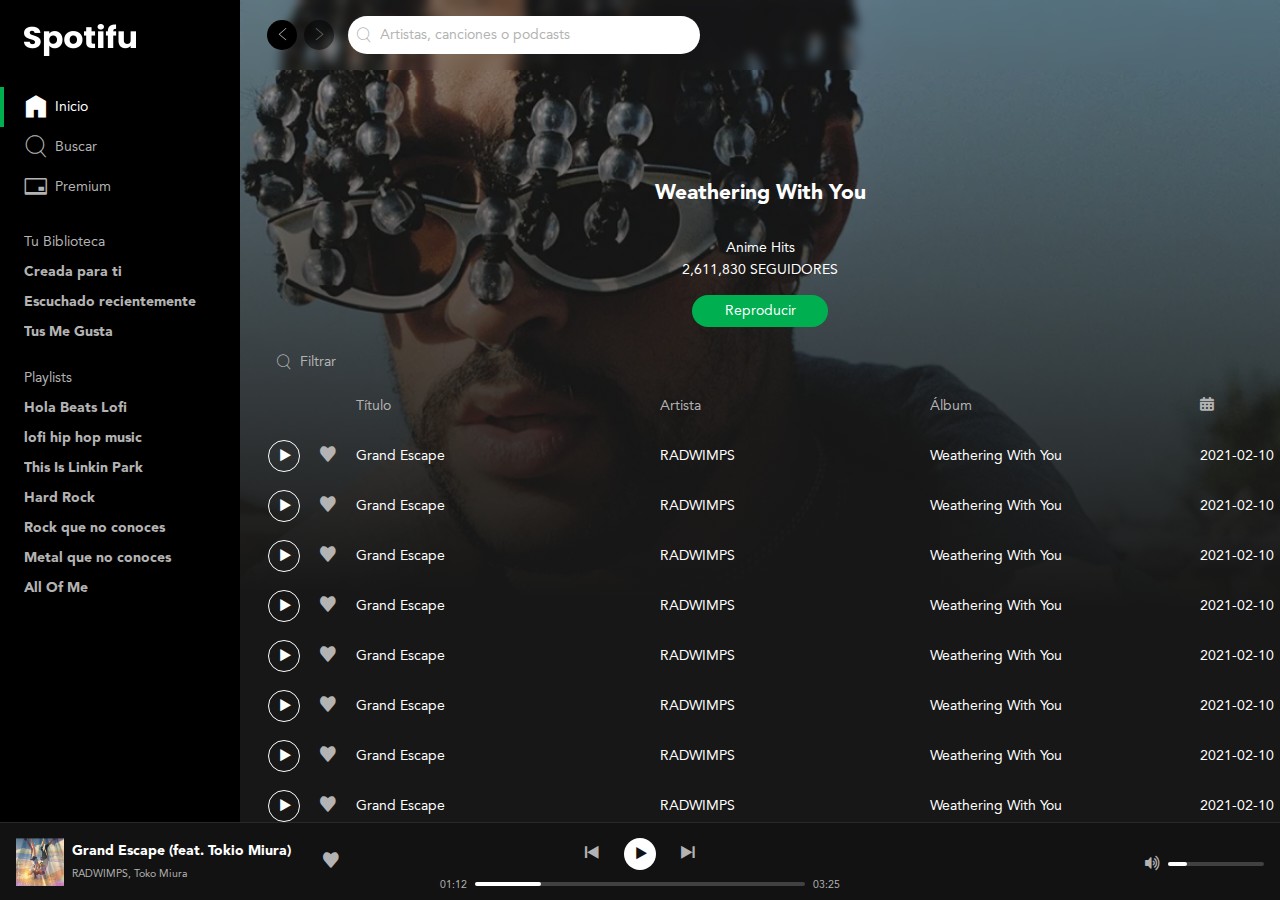
<file: song.html>
<!DOCTYPE html>
<html lang="es">

<head>
  <link rel="apple-touch-icon" sizes="57x57" href="./images/favicon/apple-icon-57x57.png" />
  <link rel="apple-touch-icon" sizes="60x60" href="./images/favicon/apple-icon-60x60.png" />
  <link rel="apple-touch-icon" sizes="72x72" href="./images/favicon/apple-icon-72x72.png" />
  <link rel="apple-touch-icon" sizes="76x76" href="./images/favicon/apple-icon-76x76.png" />
  <link rel="apple-touch-icon" sizes="114x114" href="./images/favicon/apple-icon-114x114.png" />
  <link rel="apple-touch-icon" sizes="120x120" href="./images/favicon/apple-icon-120x120.png" />
  <link rel="apple-touch-icon" sizes="144x144" href="./images/favicon/apple-icon-144x144.png" />
  <link rel="apple-touch-icon" sizes="152x152" href="./images/favicon/apple-icon-152x152.png" />
  <link rel="apple-touch-icon" sizes="180x180" href="./images/favicon/apple-icon-180x180.png" />
  <link rel="icon" type="image/png" sizes="192x192" href="./images/favicon/android-icon-192x192.png" />
  <link rel="icon" type="image/png" sizes="32x32" href="./images/favicon/favicon-32x32.png" />
  <link rel="icon" type="image/png" sizes="96x96" href="./images/favicon/favicon-96x96.png" />
  <link rel="icon" type="image/png" sizes="16x16" href="./images/favicon/favicon-16x16.png" />
  <link rel="manifest" href="./images/favicon/manifest.json" />
  <meta name="msapplication-TileColor" content="#ffffff" />
  <meta name="msapplication-TileImage" content="/ms-icon-144x144.png" />
  <meta name="theme-color" content="#ffffff" />
  <meta charset="UTF-8" />
  <meta http-equiv="X-UA-Compatible" content="IE=edge" />
  <meta name="viewport" content="width=device-width, initial-scale=1.0" />
  <link rel="stylesheet" href="./css/index.css" />
  <meta name="description" content="Clon de spotify, de LeonidasEsteban.com/proyectos">
  <title>Spotifu</title>
</head>

<body class="body">

  <div class="layout">

    <div class="layout-block">
      <div class="layout-sidebar">
        <div class="sidebar">
          <header class="logo">
            <a href="#" aria-current="page">
              <img src="./images/spotifu-logo.png" width="112" height="32" alt="Logo de Spotifu" class="logo-image" />
            </a>
          </header>
          <nav class="menu" aria-label="Principal">
            <ul class="menu-list">
              <li class="menuItem is-current">
                <a class="link" href="#" aria-current="page">
                  <i class="icon-home" aria-hidden="true"></i>
                  <span>Inicio</span>
                </a>
              </li>
              <li class="menuItem">
                <a class="link" href="#" aria-current="page">
                  <i class="icon-search" aria-hidden="true"></i>
                  <span>Buscar</span>
                </a>
              </li>
              <li class="menuItem">
                <a class="link" href="#" aria-current="page">
                  <i class="icon-creditCard" aria-hidden="true"></i>
                  <span>Premium</span>
                </a>
              </li>
            </ul>
          </nav>
          <nav class="list" aria-labelledby="library-navigation">
            <h2 class="list-title" id="library-navigation">Tu Biblioteca</h2>
            <ul class="list-content">
              <li class="list-item">
                <span class="ellipsis">
                  <a class="link" href="#">Creada para ti</a>
                </span>
              </li>
              <li class="list-item">
                <span class="ellipsis">
                  <a href="#" class="link">Escuchado recientemente</a>
                </span>
              </li>
              <li class="list-item">
                <span class="ellipsis">
                  <a href="#" class="link">Tus Me Gusta</a>
                </span>
              </li>
            </ul>
          </nav>
          <nav class="list" aria-labelledby="playlists-navigation">
            <h2 class="list-title" id="playlists-navigation">Playlists</h2>
            <ul class="list-content">
              <li class="list-item">
                <span class="ellipsis">
                  <a class="link" href="#">Hola Beats Lofi</a>
                </span>
              </li>
              <li class="list-item">
                <span class="ellipsis">
                  <a href="#" class="link">lofi hip hop music</a>
                </span>
              </li>
              <li class="list-item">
                <span class="ellipsis">
                  <a href="#" class="link">This Is Linkin Park</a>
                </span>
              </li>
              <li class="list-item">
                <span class="ellipsis">
                  <a href="#" class="link">Hard Rock</a>
                </span>
              </li>
              <li class="list-item">
                <span class="ellipsis">
                  <a href="#" class="link">Rock que no conoces</a>
                </span>
              </li>
              <li class="list-item">
                <span class="ellipsis">
                  <a href="#" class="link">Metal que no conoces</a>
                </span>
              </li>
              <li class="list-item">
                <span class="ellipsis">
                  <a href="#" class="link">All Of Me</a>
                </span>
              </li>
            </ul>
          </nav>
        </div>
      </div>

      <div class="layout-main">
        <div class="page-background">
          <div class="page">
            <div class="sticky">
              <div class="page-block-song">
                <header class="header" aria-label="Barra superior y menu del usuario">
                  <div class="navigation">
                    <button class="navigation-prev" aria-label="Volver" title="Volver">
                      <i class="icon-arrowLeft" aria-hidden="true"></i>
                    </button>
                    <button class="navigation-next" disabled aria-label="Avanzar" title="Avanzar">
                      <i class="icon-arrowRight" aria-hidden="true"></i>
                    </button>
                  </div>
                  <form action="" class="search" role="search" aria-label="Buscar artistas, canciones o podcasts">
                    <i class="icon-search" aria-hidden="true"></i>
                    <input type="search" name="" id="" placeholder="Artistas, canciones o podcasts">
                  </form>
                </header>
              </div>
            </div>
            <main class="page-block-song">
              <div class="page-songInfo">
                <h2>Weathering With You</h2>
                <p>
                  Anime Hits <br>
                  2,611,830 SEGUIDORES
                </p>
                <button class="btn is-primary">Reproducir</button>
              </div>
              <form action="" class="filter" role="search" aria-label="Filtrar">
                <i class="icon-search" aria-hidden="true"></i>
                <input type="search" name="" id="" placeholder="Filtrar">
              </form>
              <div class="songList" aria-label="Lista de canciones">
                <div class="songList-head">
                  <div class="songList-play" aria-hidden="true"></div>
                  <div class="songList-fav" aria-hidden="true"></div>
                  <div class="songList-title">
                    <p>Título</p>
                  </div>
                  <div class="songList-artist">
                    <p>Artista</p>
                  </div>
                  <div class="songList-album">
                    <p>Álbum</p>
                  </div>
                  <div class="songList-date">
                    <p><i class="icon-calendar"></i></p>
                  </div>
                  <div class="songList-duration">
                    <p><i class="icon-clock"></i></p>
                  </div>
                </div>
                <div class="songList-song">
                  <div class="songList-play">
                    <button class="buttonIcon is-secondary" aria-label="Reproducir" title="Reproducir">
                      <i class="icon-play" aria-hidden="true"></i>
                    </button>
                  </div>
                  <div class="songList-fav">
                    <button class="player-control" role="switch" aria-checked="false" aria-label="Favoritos"
                      title="Favoritos">
                      <i class="icon-heart" aria-hidden="true"></i>
                    </button>
                  </div>
                  <div class="songList-title">
                    <p>Grand Escape</p>
                  </div>
                  <div class="songList-artist">
                    <p>RADWIMPS</p>
                  </div>
                  <div class="songList-album">
                    <p>Weathering With You</p>
                  </div>
                  <div class="songList-date">
                    <p>2021-02-10</p>
                  </div>
                  <div class="songList-duration">
                    <p>3:25</p>
                  </div>
                </div>
                <div class="songList-song">
                  <div class="songList-play">
                    <button class="buttonIcon is-secondary" aria-label="Reproducir" title="Reproducir">
                      <i class="icon-play" aria-hidden="true"></i>
                    </button>
                  </div>
                  <div class="songList-fav">
                    <button class="player-control" role="switch" aria-checked="false" aria-label="Favoritos"
                      title="Favoritos">
                      <i class="icon-heart" aria-hidden="true"></i>
                    </button>
                  </div>
                  <div class="songList-title">
                    <p>Grand Escape</p>
                  </div>
                  <div class="songList-artist">
                    <p>RADWIMPS</p>
                  </div>
                  <div class="songList-album">
                    <p>Weathering With You</p>
                  </div>
                  <div class="songList-date">
                    <p>2021-02-10</p>
                  </div>
                  <div class="songList-duration">
                    <p>3:25</p>
                  </div>
                </div>
                <div class="songList-song">
                  <div class="songList-play">
                    <button class="buttonIcon is-secondary" aria-label="Reproducir" title="Reproducir">
                      <i class="icon-play" aria-hidden="true"></i>
                    </button>
                  </div>
                  <div class="songList-fav">
                    <button class="player-control" role="switch" aria-checked="false" aria-label="Favoritos"
                      title="Favoritos">
                      <i class="icon-heart" aria-hidden="true"></i>
                    </button>
                  </div>
                  <div class="songList-title">
                    <p>Grand Escape</p>
                  </div>
                  <div class="songList-artist">
                    <p>RADWIMPS</p>
                  </div>
                  <div class="songList-album">
                    <p>Weathering With You</p>
                  </div>
                  <div class="songList-date">
                    <p>2021-02-10</p>
                  </div>
                  <div class="songList-duration">
                    <p>3:25</p>
                  </div>
                </div>
                <div class="songList-song">
                  <div class="songList-play">
                    <button class="buttonIcon is-secondary" aria-label="Reproducir" title="Reproducir">
                      <i class="icon-play" aria-hidden="true"></i>
                    </button>
                  </div>
                  <div class="songList-fav">
                    <button class="player-control" role="switch" aria-checked="false" aria-label="Favoritos"
                      title="Favoritos">
                      <i class="icon-heart" aria-hidden="true"></i>
                    </button>
                  </div>
                  <div class="songList-title">
                    <p>Grand Escape</p>
                  </div>
                  <div class="songList-artist">
                    <p>RADWIMPS</p>
                  </div>
                  <div class="songList-album">
                    <p>Weathering With You</p>
                  </div>
                  <div class="songList-date">
                    <p>2021-02-10</p>
                  </div>
                  <div class="songList-duration">
                    <p>3:25</p>
                  </div>
                </div>
                <div class="songList-song">
                  <div class="songList-play">
                    <button class="buttonIcon is-secondary" aria-label="Reproducir" title="Reproducir">
                      <i class="icon-play" aria-hidden="true"></i>
                    </button>
                  </div>
                  <div class="songList-fav">
                    <button class="player-control" role="switch" aria-checked="false" aria-label="Favoritos"
                      title="Favoritos">
                      <i class="icon-heart" aria-hidden="true"></i>
                    </button>
                  </div>
                  <div class="songList-title">
                    <p>Grand Escape</p>
                  </div>
                  <div class="songList-artist">
                    <p>RADWIMPS</p>
                  </div>
                  <div class="songList-album">
                    <p>Weathering With You</p>
                  </div>
                  <div class="songList-date">
                    <p>2021-02-10</p>
                  </div>
                  <div class="songList-duration">
                    <p>3:25</p>
                  </div>
                </div>
                <div class="songList-song">
                  <div class="songList-play">
                    <button class="buttonIcon is-secondary" aria-label="Reproducir" title="Reproducir">
                      <i class="icon-play" aria-hidden="true"></i>
                    </button>
                  </div>
                  <div class="songList-fav">
                    <button class="player-control" role="switch" aria-checked="false" aria-label="Favoritos"
                      title="Favoritos">
                      <i class="icon-heart" aria-hidden="true"></i>
                    </button>
                  </div>
                  <div class="songList-title">
                    <p>Grand Escape</p>
                  </div>
                  <div class="songList-artist">
                    <p>RADWIMPS</p>
                  </div>
                  <div class="songList-album">
                    <p>Weathering With You</p>
                  </div>
                  <div class="songList-date">
                    <p>2021-02-10</p>
                  </div>
                  <div class="songList-duration">
                    <p>3:25</p>
                  </div>
                </div>
                <div class="songList-song">
                  <div class="songList-play">
                    <button class="buttonIcon is-secondary" aria-label="Reproducir" title="Reproducir">
                      <i class="icon-play" aria-hidden="true"></i>
                    </button>
                  </div>
                  <div class="songList-fav">
                    <button class="player-control" role="switch" aria-checked="false" aria-label="Favoritos"
                      title="Favoritos">
                      <i class="icon-heart" aria-hidden="true"></i>
                    </button>
                  </div>
                  <div class="songList-title">
                    <p>Grand Escape</p>
                  </div>
                  <div class="songList-artist">
                    <p>RADWIMPS</p>
                  </div>
                  <div class="songList-album">
                    <p>Weathering With You</p>
                  </div>
                  <div class="songList-date">
                    <p>2021-02-10</p>
                  </div>
                  <div class="songList-duration">
                    <p>3:25</p>
                  </div>
                </div>
                <div class="songList-song">
                  <div class="songList-play">
                    <button class="buttonIcon is-secondary" aria-label="Reproducir" title="Reproducir">
                      <i class="icon-play" aria-hidden="true"></i>
                    </button>
                  </div>
                  <div class="songList-fav">
                    <button class="player-control" role="switch" aria-checked="false" aria-label="Favoritos"
                      title="Favoritos">
                      <i class="icon-heart" aria-hidden="true"></i>
                    </button>
                  </div>
                  <div class="songList-title">
                    <p>Grand Escape</p>
                  </div>
                  <div class="songList-artist">
                    <p>RADWIMPS</p>
                  </div>
                  <div class="songList-album">
                    <p>Weathering With You</p>
                  </div>
                  <div class="songList-date">
                    <p>2021-02-10</p>
                  </div>
                  <div class="songList-duration">
                    <p>3:25</p>
                  </div>
                </div>
                <div class="songList-song">
                  <div class="songList-play">
                    <button class="buttonIcon is-secondary" aria-label="Reproducir" title="Reproducir">
                      <i class="icon-play" aria-hidden="true"></i>
                    </button>
                  </div>
                  <div class="songList-fav">
                    <button class="player-control" role="switch" aria-checked="false" aria-label="Favoritos"
                      title="Favoritos">
                      <i class="icon-heart" aria-hidden="true"></i>
                    </button>
                  </div>
                  <div class="songList-title">
                    <p>Grand Escape</p>
                  </div>
                  <div class="songList-artist">
                    <p>RADWIMPS</p>
                  </div>
                  <div class="songList-album">
                    <p>Weathering With You</p>
                  </div>
                  <div class="songList-date">
                    <p>2021-02-10</p>
                  </div>
                  <div class="songList-duration">
                    <p>3:25</p>
                  </div>
                </div>
                <div class="songList-song">
                  <div class="songList-play">
                    <button class="buttonIcon is-secondary" aria-label="Reproducir" title="Reproducir">
                      <i class="icon-play" aria-hidden="true"></i>
                    </button>
                  </div>
                  <div class="songList-fav">
                    <button class="player-control" role="switch" aria-checked="false" aria-label="Favoritos"
                      title="Favoritos">
                      <i class="icon-heart" aria-hidden="true"></i>
                    </button>
                  </div>
                  <div class="songList-title">
                    <p>Grand Escape</p>
                  </div>
                  <div class="songList-artist">
                    <p>RADWIMPS</p>
                  </div>
                  <div class="songList-album">
                    <p>Weathering With You</p>
                  </div>
                  <div class="songList-date">
                    <p>2021-02-10</p>
                  </div>
                  <div class="songList-duration">
                    <p>3:25</p>
                  </div>
                </div>
                <div class="songList-song">
                  <div class="songList-play">
                    <button class="buttonIcon is-secondary" aria-label="Reproducir" title="Reproducir">
                      <i class="icon-play" aria-hidden="true"></i>
                    </button>
                  </div>
                  <div class="songList-fav">
                    <button class="player-control" role="switch" aria-checked="false" aria-label="Favoritos"
                      title="Favoritos">
                      <i class="icon-heart" aria-hidden="true"></i>
                    </button>
                  </div>
                  <div class="songList-title">
                    <p>Grand Escape</p>
                  </div>
                  <div class="songList-artist">
                    <p>RADWIMPS</p>
                  </div>
                  <div class="songList-album">
                    <p>Weathering With You</p>
                  </div>
                  <div class="songList-date">
                    <p>2021-02-10</p>
                  </div>
                  <div class="songList-duration">
                    <p>3:25</p>
                  </div>
                </div>
                <div class="songList-song">
                  <div class="songList-play">
                    <button class="buttonIcon is-secondary" aria-label="Reproducir" title="Reproducir">
                      <i class="icon-play" aria-hidden="true"></i>
                    </button>
                  </div>
                  <div class="songList-fav">
                    <button class="player-control" role="switch" aria-checked="false" aria-label="Favoritos"
                      title="Favoritos">
                      <i class="icon-heart" aria-hidden="true"></i>
                    </button>
                  </div>
                  <div class="songList-title">
                    <p>Grand Escape</p>
                  </div>
                  <div class="songList-artist">
                    <p>RADWIMPS</p>
                  </div>
                  <div class="songList-album">
                    <p>Weathering With You</p>
                  </div>
                  <div class="songList-date">
                    <p>2021-02-10</p>
                  </div>
                  <div class="songList-duration">
                    <p>3:25</p>
                  </div>
                </div>
              </div>
          </div>

          </main>
        </div>
      </div>
    </div>
  </div>

  <div class="layout-block">
    <footer class="layout-bottom">
      <div class="player">
        <div class="player-nowPlaying">
          <div class="nowPlaying">
            <div class="nowPlaying-cover">
              <img src="./images/grand-escape.png" width="56" height="56"
                alt="Portada de Grand Escape (feat. Tokio Miura) - RADWIMPS, Toko Miura"
                title="Portada de Grand Escape (feat. Tokio Miura) - RADWIMPS, Toko Miura">
            </div>
            <div class="nowPlaying-details">
              <div class="nowPlaying-description">
                <a href="#song" class="nowPlaying-title">Grand Escape (feat. Tokio Miura)</a>
                <a href="#artist" class="nowPlaying-artist">RADWIMPS, Toko Miura</a>
              </div>
              <div class="nowPlaying-actions">
                <button class="player-control" role="switch" aria-checked="false" aria-label="Favoritos"
                  title="Favoritos">
                  <i class="icon-heart" aria-hidden="true"></i>
                </button>
              </div>
            </div>
          </div>
        </div>
        <div class="player-playerControls">
          <div class="playerControls">
            <div class="playerControls-buttons" aria-label="Controles de reproducción">
              <button class="buttonIcon" aria-label="Canción anterior" title="Canción anterior">
                <i class="icon-prev" aria-hidden="true"></i>
              </button>
              <button class="buttonIcon is-white" aria-label="Reproducir" title="Reproducir">
                <i class="icon-play" aria-hidden="true"></i>
              </button>
              <button class="buttonIcon" aria-label="Canción siguiente" title="Canción siguiente">
                <i class="icon-next" aria-hidden="true"></i>
              </button>
            </div>
            <div class="playerPlayback">
              <span class="playerPlayback-progress">01:12</span>
              <div class="playerPlayback-slider">
                <div class="slider">
                  <div class="slider-progress">
                    <button class="slider-button" aria-label="Controlar el progreso de la reproducción"></button>
                  </div>
                </div>
              </div>
              <span class="playerPlayback-progress">03:25</span>
            </div>
          </div>
        </div>
        <div class="player-playerVolume">
          <div class="playerVolume">
            <button class="player-control" aria-label="Silenciar" aria-describedby="volumen-icon">
              <i class="icon-volumeUp" id="volumen-icon" role="presentation" aria-label="Volumen alto"></i>
            </button>
            <div class="playerVolume-slider">
              <div class="slider">
                <div class="slider-progress">
                  <button class="slider-button" aria-label="Controlar el progreso de la reproducción"></button>
                </div>
              </div>
            </div>
          </div>
        </div>
      </div>
    </footer>
  </div>
  </div>

</body>

</html>
</file>
<file: css/index.css>
@import "./icons.css";
@import "./fonts.css";
@import "./body.css";
@import "./link.css";
@import "./button-icon.css";
@import "./button.css";
@import "./sidebar.css";
@import "./elipsis.css";
@import "./slider.css";
@import "./player.css";
@import "./page.css";
@import "./layout.css";
@import "./scrollbar.css";
@import "./filter.css";
@import "./song-list.css";
@import "./page-song-info.css";
@import "./page-playlist-info.css";

:root {
  font-size: 16px;
  --primary: #00b050;
  --white: #fff;
  --gray10: #b3b3b3;
  --gray20: #737373;
  --gray30: #282828;
  --gray40: #181818;
  --gray50: #121212;
  --gray60: #000000;
  --baseFontFamily: Avenir, Helvetica, sans-serif;
  --headline1: bold 2rem / normal var(--baseFontFamily);
  --headline2: bold 1.5rem/1.75rem var(--baseFontFamily);
  --baseFont: normal 0.875rem/1.375rem var(--baseFontFamily);
  --baseFontBold: bold 0.875rem/1.375rem var(--baseFontFamily);
  --button: normal 0.875rem/1rem var(--baseFontFamily);
  --small: normal 0.75em / normal var(--baseFontFamily);
}

@media screen and (min-width: 768px) {
  :root {
    font-size: 16px;
  }
}

@media screen and (min-width: 1367px) {
  :root {
    font-size: 18px;
  }
}
</file>
<file: css/flexbox/index.css>
@import "./display-flex.css";
@import "./flex-order.css";
@import "./flex-direction.css";
@import "./flex-wrap.css";
@import "./flex.css";
@import "./justify-content.css";
@import "./align-items.css";

:root {
  --darkColor: #04001e;
  --lightColor: #dffbff;
  --primaryColor: #db8086;
}

body {
  background: var(--darkColor);
  color: var(--primaryColor);
  font-family: sans-serif;
}

a {
  color: var(--lightColor);
}

.wrapper {
  max-inline-size: 64rem;
  margin: auto;
}

.box {
  border: 5px dashed var(--primaryColor);
  padding: 1rem;
  counter-increment: flex-items;
}

.box::after {
  content: counter(flex-items);
}
</file>
